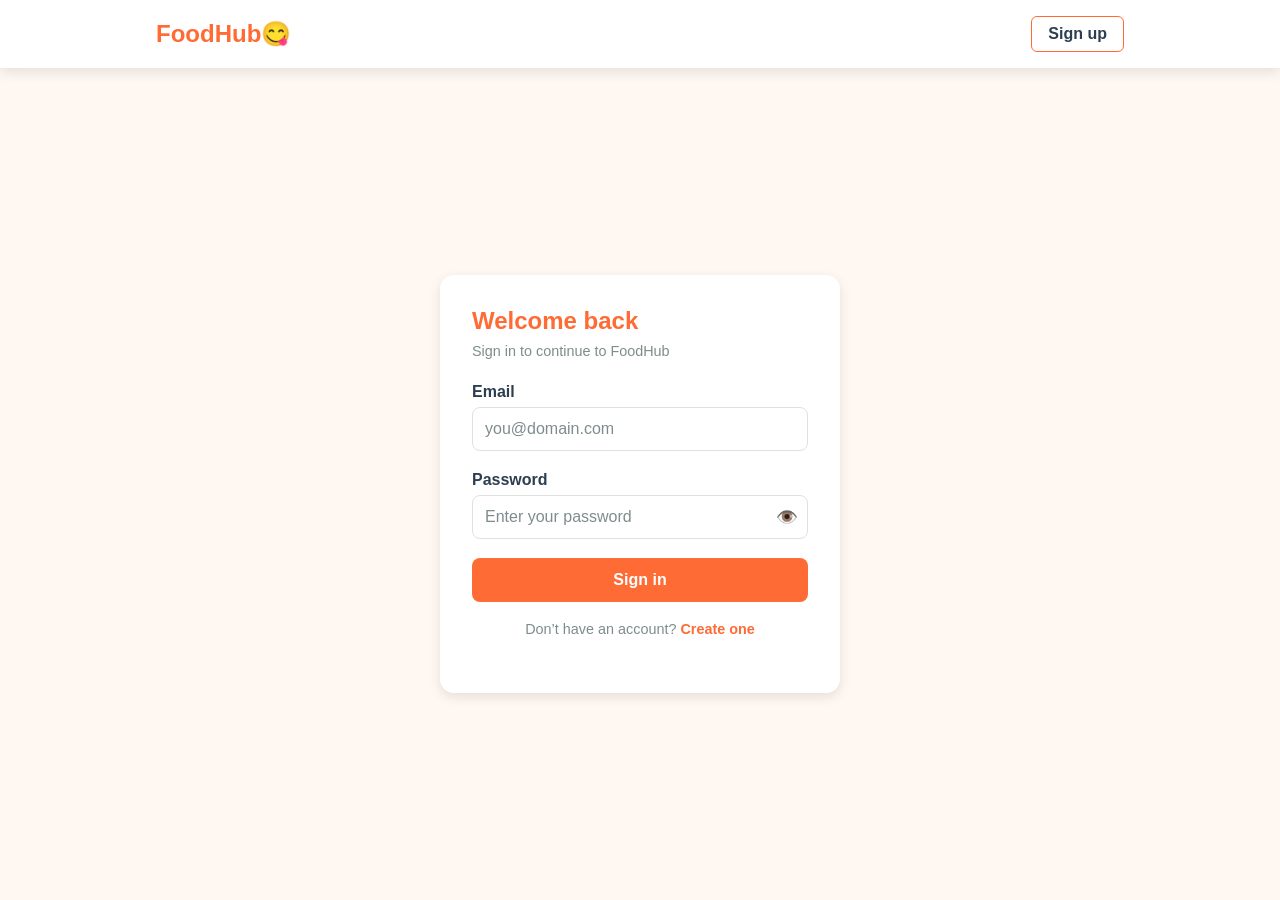
<file: login.html>
<!doctype html>
<html lang="en">
<head>
  <meta charset="utf-8">
  <meta name="viewport" content="width=device-width,initial-scale=1">
  <title>FoodHub😋 — Login</title>
  <link rel="stylesheet" href="styles.css">
</head>
<body>
  <nav class="navbar">
    <div class="container nav-inner">
      <a class="logo" href="login.html">FoodHub😋</a>
      <div class="nav-links">
        <a href="signup.html" class="btn btn-ghost">Sign up</a>
      </div>
    </div>
  </nav>

  <main class="auth-page">
    <div class="auth-card">
      <h2>Welcome back</h2>
      <p class="muted">Sign in to continue to FoodHub</p>

      <form id="loginForm" novalidate>
        <div class="field">
          <label for="loginEmail">Email</label>
          <input id="loginEmail" name="email" type="email" placeholder="you@domain.com" required>
          <small class="error" data-for="loginEmail"></small>
        </div>

        <div class="field">
          <label for="loginPassword">Password</label>
          <div class="password-wrap">
            <input id="loginPassword" name="password" type="password" placeholder="Enter your password" required>
            <button type="button" class="toggle-pw" aria-label="Show password">👁️</button>
          </div>
          <small class="error" data-for="loginPassword"></small>
        </div>

        <div class="field actions">
          <button id="loginBtn" class="btn btn-primary" type="submit">Sign in</button>
        </div>

        <p class="muted center">
          Don’t have an account?
          <a href="signup.html">Create one</a>
        </p>
      </form>
    </div>
  </main>

  <script src="script.js"></script>
</body>
</html>
</file>
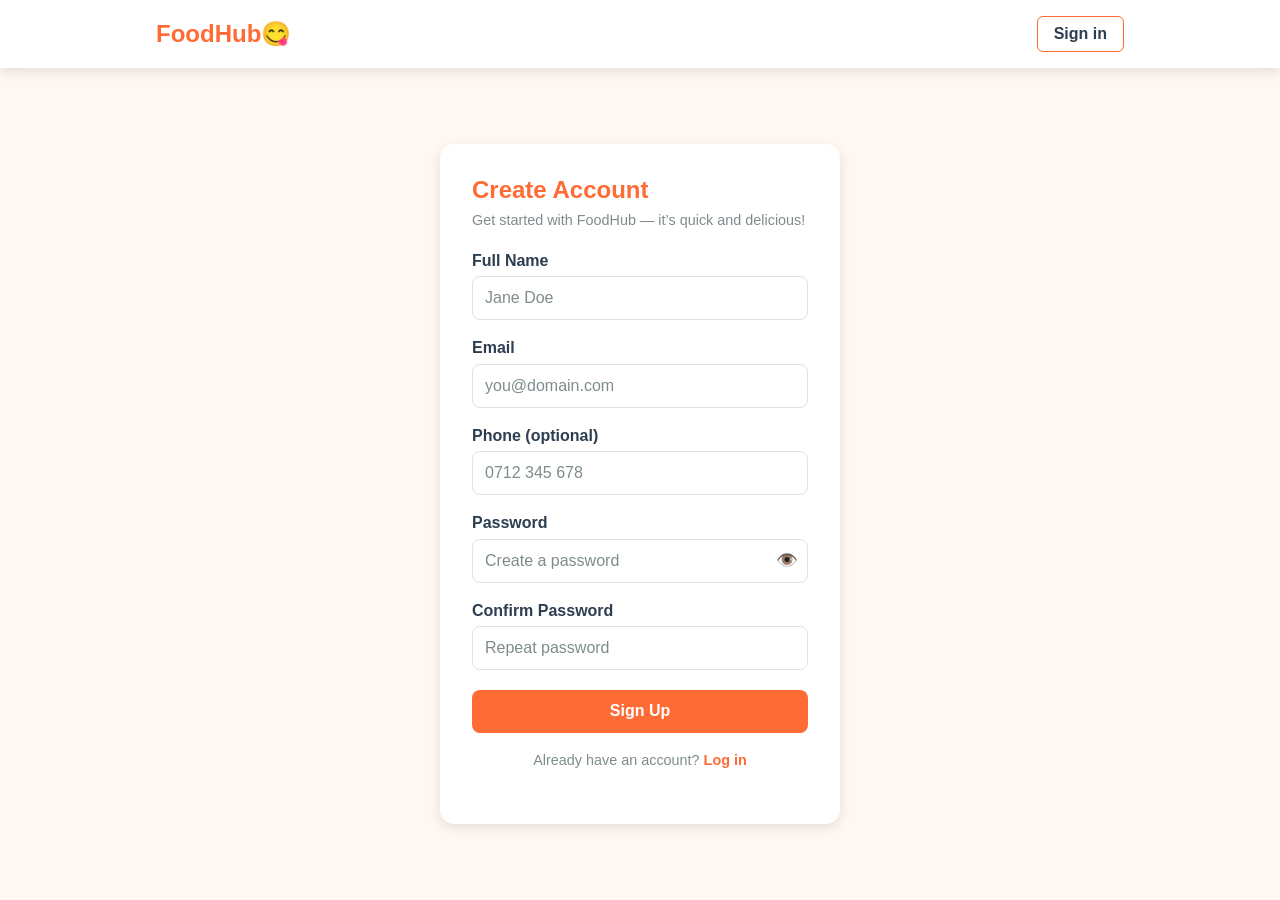
<file: signup.html>
<!doctype html>
<html lang="en">
<head>
  <meta charset="utf-8">
  <meta name="viewport" content="width=device-width,initial-scale=1">
  <title>FoodHub😋 — Sign Up</title>
  <link rel="stylesheet" href="styles.css">
</head>
<body>
  <nav class="navbar">
    <div class="container nav-inner">
      <a class="logo" href="login.html">FoodHub😋</a>
      <div class="nav-links">
        <a href="login.html" class="btn btn-ghost">Sign in</a>
      </div>
    </div>
  </nav>

  <main class="auth-page">
    <div class="auth-card">
      <h2>Create Account</h2>
      <p class="muted">Get started with FoodHub — it’s quick and delicious!</p>

      <form id="signupForm" novalidate>
        <div class="field">
          <label for="fullName">Full Name</label>
          <input id="fullName" name="fullname" type="text" placeholder="Jane Doe" required>
          <small class="error" data-for="fullName"></small>
        </div>

        <div class="field">
          <label for="signupEmail">Email</label>
          <input id="signupEmail" name="email" type="email" placeholder="you@domain.com" required>
          <small class="error" data-for="signupEmail"></small>
        </div>

        <div class="field">
          <label for="phone">Phone (optional)</label>
          <input id="phone" name="phone" type="tel" placeholder="0712 345 678">
          <small class="error" data-for="phone"></small>
        </div>

        <div class="field">
          <label for="signupPassword">Password</label>
          <div class="password-wrap">
            <input id="signupPassword" name="password" type="password" placeholder="Create a password" required>
            <button type="button" class="toggle-pw" aria-label="Show password">👁️</button>
          </div>
          <small class="error" data-for="signupPassword"></small>
        </div>

        <div class="field">
          <label for="confirmPassword">Confirm Password</label>
          <input id="confirmPassword" name="confirm" type="password" placeholder="Repeat password" required>
          <small class="error" data-for="confirmPassword"></small>
        </div>

        <div class="field actions">
          <button id="signupBtn" class="btn btn-primary" type="submit">Sign Up</button>
        </div>

        <p class="muted center">
          Already have an account?
          <a href="login.html">Log in</a>
        </p>
      </form>
    </div>
  </main>

  <script src="script.js"></script>
</body>
</html>
</file>
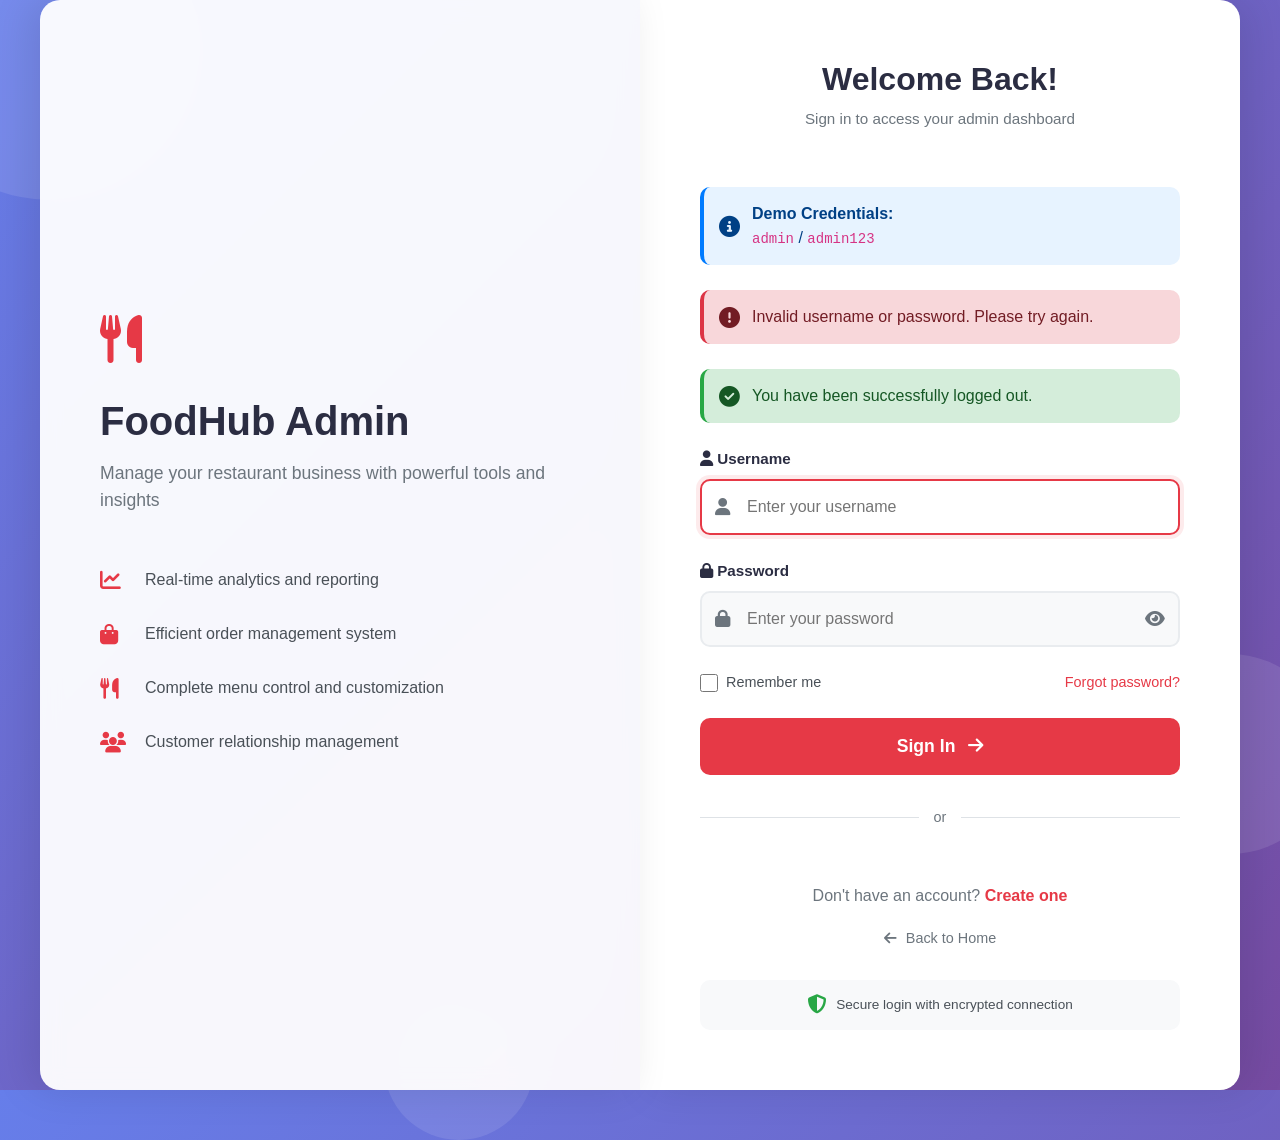
<file: food-system/target/classes/templates/login.html>
<!doctype html>
<html lang="en" xmlns:th="http://www.thymeleaf.org">
<head>
  <meta charset="utf-8">
  <meta name="viewport" content="width=device-width,initial-scale=1">
  <title>FoodHub — Admin Login</title>
  <link href="https://cdn.jsdelivr.net/npm/bootstrap@5.3.2/dist/css/bootstrap.min.css" rel="stylesheet">
  <link href="https://cdnjs.cloudflare.com/ajax/libs/font-awesome/6.4.0/css/all.min.css" rel="stylesheet">
  <style>
    :root {
      --primary-red: #e63946;
      --primary-dark: #2b2d42;
      --gradient-start: #667eea;
      --gradient-end: #764ba2;
    }

    * {
      margin: 0;
      padding: 0;
      box-sizing: border-box;
    }

    body {
      font-family: 'Segoe UI', Tahoma, Geneva, Verdana, sans-serif;
      min-height: 100vh;
      display: flex;
      background: linear-gradient(135deg, var(--gradient-start) 0%, var(--gradient-end) 100%);
      position: relative;
      overflow: hidden;
    }

    /* Animated background shapes */
    .bg-shape {
      position: absolute;
      border-radius: 50%;
      background: rgba(255, 255, 255, 0.1);
      animation: float 20s infinite ease-in-out;
    }

    .shape1 {
      width: 300px;
      height: 300px;
      top: -100px;
      left: -100px;
      animation-delay: 0s;
    }

    .shape2 {
      width: 200px;
      height: 200px;
      top: 60%;
      right: -50px;
      animation-delay: 5s;
    }

    .shape3 {
      width: 150px;
      height: 150px;
      bottom: -50px;
      left: 30%;
      animation-delay: 10s;
    }

    @keyframes float {
      0%, 100% { transform: translateY(0) rotate(0deg); }
      50% { transform: translateY(-30px) rotate(180deg); }
    }

    .login-container {
      display: flex;
      width: 100%;
      max-width: 1200px;
      margin: auto;
      position: relative;
      z-index: 10;
    }

    /* Left panel - Branding */
    .brand-panel {
      flex: 1;
      background: rgba(255, 255, 255, 0.95);
      backdrop-filter: blur(10px);
      padding: 60px;
      display: flex;
      flex-direction: column;
      justify-content: center;
      border-radius: 20px 0 0 20px;
      box-shadow: -10px 0 40px rgba(0, 0, 0, 0.1);
    }

    .brand-logo {
      font-size: 3rem;
      color: var(--primary-red);
      margin-bottom: 20px;
      animation: slideInLeft 0.8s ease-out;
    }

    .brand-title {
      font-size: 2.5rem;
      font-weight: 700;
      color: var(--primary-dark);
      margin-bottom: 15px;
      animation: slideInLeft 0.8s ease-out 0.1s backwards;
    }

    .brand-subtitle {
      font-size: 1.1rem;
      color: #6c757d;
      margin-bottom: 40px;
      animation: slideInLeft 0.8s ease-out 0.2s backwards;
    }

    .features-list {
      list-style: none;
      padding: 0;
    }

    .features-list li {
      padding: 15px 0;
      display: flex;
      align-items: center;
      font-size: 1rem;
      color: #495057;
      animation: slideInLeft 0.8s ease-out backwards;
    }

    .features-list li:nth-child(1) { animation-delay: 0.3s; }
    .features-list li:nth-child(2) { animation-delay: 0.4s; }
    .features-list li:nth-child(3) { animation-delay: 0.5s; }
    .features-list li:nth-child(4) { animation-delay: 0.6s; }

    .features-list i {
      color: var(--primary-red);
      margin-right: 15px;
      font-size: 1.3rem;
      width: 30px;
    }

    @keyframes slideInLeft {
      from {
        opacity: 0;
        transform: translateX(-30px);
      }
      to {
        opacity: 1;
        transform: translateX(0);
      }
    }

    /* Right panel - Login form */
    .login-panel {
      flex: 1;
      background: white;
      padding: 60px;
      display: flex;
      flex-direction: column;
      justify-content: center;
      border-radius: 0 20px 20px 0;
      box-shadow: 10px 0 40px rgba(0, 0, 0, 0.1);
      animation: slideInRight 0.8s ease-out;
    }

    @keyframes slideInRight {
      from {
        opacity: 0;
        transform: translateX(30px);
      }
      to {
        opacity: 1;
        transform: translateX(0);
      }
    }

    .login-header {
      text-align: center;
      margin-bottom: 40px;
    }

    .login-header h2 {
      font-size: 2rem;
      font-weight: 700;
      color: var(--primary-dark);
      margin-bottom: 10px;
    }

    .login-header p {
      color: #6c757d;
      font-size: 0.95rem;
    }

    .alert-custom {
      padding: 15px;
      border-radius: 10px;
      margin-bottom: 25px;
      display: flex;
      align-items: center;
      animation: slideDown 0.4s ease-out;
    }

    @keyframes slideDown {
      from {
        opacity: 0;
        transform: translateY(-10px);
      }
      to {
        opacity: 1;
        transform: translateY(0);
      }
    }

    .alert-info {
      background: #e7f3ff;
      color: #004085;
      border-left: 4px solid #007bff;
    }

    .alert-danger {
      background: #f8d7da;
      color: #721c24;
      border-left: 4px solid #dc3545;
    }

    .alert-success {
      background: #d4edda;
      color: #155724;
      border-left: 4px solid #28a745;
    }

    .alert-custom i {
      font-size: 1.3rem;
      margin-right: 12px;
    }

    .form-group {
      margin-bottom: 25px;
      position: relative;
    }

    .form-group label {
      display: block;
      margin-bottom: 8px;
      color: var(--primary-dark);
      font-weight: 600;
      font-size: 0.95rem;
    }

    .input-wrapper {
      position: relative;
    }

    .input-icon {
      position: absolute;
      left: 15px;
      top: 50%;
      transform: translateY(-50%);
      color: #6c757d;
      font-size: 1.1rem;
    }

    .form-control-custom {
      width: 100%;
      padding: 14px 15px 14px 45px;
      border: 2px solid #e9ecef;
      border-radius: 10px;
      font-size: 1rem;
      transition: all 0.3s ease;
      background: #f8f9fa;
    }

    .form-control-custom:focus {
      outline: none;
      border-color: var(--primary-red);
      background: white;
      box-shadow: 0 0 0 4px rgba(230, 57, 70, 0.1);
    }

    .password-toggle {
      position: absolute;
      right: 15px;
      top: 50%;
      transform: translateY(-50%);
      background: none;
      border: none;
      color: #6c757d;
      cursor: pointer;
      font-size: 1.1rem;
      transition: color 0.3s;
    }

    .password-toggle:hover {
      color: var(--primary-red);
    }

    .form-options {
      display: flex;
      justify-content: space-between;
      align-items: center;
      margin-bottom: 25px;
    }

    .remember-me {
      display: flex;
      align-items: center;
      font-size: 0.9rem;
      color: #495057;
    }

    .remember-me input {
      margin-right: 8px;
      width: 18px;
      height: 18px;
      cursor: pointer;
    }

    .forgot-link {
      font-size: 0.9rem;
      color: var(--primary-red);
      text-decoration: none;
      transition: color 0.3s;
    }

    .forgot-link:hover {
      color: #c1121f;
      text-decoration: underline;
    }

    .btn-login {
      width: 100%;
      padding: 15px;
      background: var(--primary-red);
      color: white;
      border: none;
      border-radius: 10px;
      font-size: 1.1rem;
      font-weight: 600;
      cursor: pointer;
      transition: all 0.3s ease;
      position: relative;
      overflow: hidden;
    }

    .btn-login:hover {
      background: #c1121f;
      transform: translateY(-2px);
      box-shadow: 0 10px 25px rgba(230, 57, 70, 0.3);
    }

    .btn-login:active {
      transform: translateY(0);
    }

    .btn-login i {
      margin-left: 8px;
      transition: transform 0.3s;
    }

    .btn-login:hover i {
      transform: translateX(5px);
    }

    .divider {
      text-align: center;
      margin: 30px 0;
      position: relative;
    }

    .divider::before {
      content: '';
      position: absolute;
      left: 0;
      top: 50%;
      width: 100%;
      height: 1px;
      background: #dee2e6;
    }

    .divider span {
      position: relative;
      background: white;
      padding: 0 15px;
      color: #6c757d;
      font-size: 0.9rem;
    }

    .signup-link {
      text-align: center;
      margin-top: 25px;
      color: #6c757d;
    }

    .signup-link a {
      color: var(--primary-red);
      text-decoration: none;
      font-weight: 600;
      transition: color 0.3s;
    }

    .signup-link a:hover {
      color: #c1121f;
      text-decoration: underline;
    }

    .back-home {
      display: inline-block;
      margin-top: 20px;
      color: #6c757d;
      text-decoration: none;
      font-size: 0.9rem;
      transition: all 0.3s;
    }

    .back-home:hover {
      color: var(--primary-red);
      transform: translateX(-5px);
    }

    .back-home i {
      margin-right: 5px;
    }

    /* Security badge */
    .security-badge {
      display: flex;
      align-items: center;
      justify-content: center;
      margin-top: 30px;
      padding: 15px;
      background: #f8f9fa;
      border-radius: 10px;
    }

    .security-badge i {
      color: #28a745;
      margin-right: 10px;
      font-size: 1.2rem;
    }

    .security-badge span {
      color: #495057;
      font-size: 0.85rem;
    }

    /* Responsive */
    @media (max-width: 992px) {
      .brand-panel {
        display: none;
      }

      .login-panel {
        border-radius: 20px;
      }

      .login-container {
        max-width: 500px;
        margin: 20px;
      }
    }

    @media (max-width: 576px) {
      .login-panel {
        padding: 30px 20px;
      }

      .brand-title {
        font-size: 2rem;
      }
    }
  </style>
</head>
<body>
<div class="bg-shape shape1"></div>
<div class="bg-shape shape2"></div>
<div class="bg-shape shape3"></div>

<div class="login-container">
  <!-- Left Brand Panel -->
  <div class="brand-panel">
    <div class="brand-logo">
      <i class="fas fa-utensils"></i>
    </div>
    <h1 class="brand-title">FoodHub Admin</h1>
    <p class="brand-subtitle">Manage your restaurant business with powerful tools and insights</p>

    <ul class="features-list">
      <li>
        <i class="fas fa-chart-line"></i>
        <span>Real-time analytics and reporting</span>
      </li>
      <li>
        <i class="fas fa-shopping-bag"></i>
        <span>Efficient order management system</span>
      </li>
      <li>
        <i class="fas fa-utensils"></i>
        <span>Complete menu control and customization</span>
      </li>
      <li>
        <i class="fas fa-users"></i>
        <span>Customer relationship management</span>
      </li>
    </ul>
  </div>

  <!-- Right Login Panel -->
  <div class="login-panel">
    <div class="login-header">
      <h2>Welcome Back!</h2>
      <p>Sign in to access your admin dashboard</p>
    </div>

    <!-- Admin Credentials Info -->
    <div class="alert-custom alert-info">
      <i class="fas fa-info-circle"></i>
      <div>
        <strong>Demo Credentials:</strong><br>
        <code>admin</code> / <code>admin123</code>
      </div>
    </div>

    <!-- Error Message (if any) -->
    <div th:if="${param.error}" class="alert-custom alert-danger">
      <i class="fas fa-exclamation-circle"></i>
      <span>Invalid username or password. Please try again.</span>
    </div>

    <!-- Logout Success Message -->
    <div th:if="${param.logout}" class="alert-custom alert-success">
      <i class="fas fa-check-circle"></i>
      <span>You have been successfully logged out.</span>
    </div>

    <!-- Login Form -->
    <form th:action="@{/login}" method="post" novalidate>
      <div class="form-group">
        <label for="username">
          <i class="fas fa-user"></i> Username
        </label>
        <div class="input-wrapper">
          <i class="input-icon fas fa-user"></i>
          <input
                  type="text"
                  id="username"
                  name="username"
                  class="form-control-custom"
                  placeholder="Enter your username"
                  required
                  autofocus
          >
        </div>
      </div>

      <div class="form-group">
        <label for="password">
          <i class="fas fa-lock"></i> Password
        </label>
        <div class="input-wrapper">
          <i class="input-icon fas fa-lock"></i>
          <input
                  type="password"
                  id="password"
                  name="password"
                  class="form-control-custom"
                  placeholder="Enter your password"
                  required
          >
          <button type="button" class="password-toggle" onclick="togglePassword()">
            <i class="fas fa-eye" id="toggleIcon"></i>
          </button>
        </div>
      </div>

      <div class="form-options">
        <label class="remember-me">
          <input type="checkbox" name="remember">
          <span>Remember me</span>
        </label>
        <a href="#" class="forgot-link">Forgot password?</a>
      </div>

      <button type="submit" class="btn-login">
        Sign In
        <i class="fas fa-arrow-right"></i>
      </button>
    </form>

    <div class="divider">
      <span>or</span>
    </div>

    <div class="signup-link">
      Don't have an account? <a href="/signup">Create one</a>
    </div>

    <div class="text-center">
      <a href="/" class="back-home">
        <i class="fas fa-arrow-left"></i> Back to Home
      </a>
    </div>

    <div class="security-badge">
      <i class="fas fa-shield-alt"></i>
      <span>Secure login with encrypted connection</span>
    </div>
  </div>
</div>

<script>
  function togglePassword() {
    const passwordInput = document.getElementById('password');
    const toggleIcon = document.getElementById('toggleIcon');

    if (passwordInput.type === 'password') {
      passwordInput.type = 'text';
      toggleIcon.classList.remove('fa-eye');
      toggleIcon.classList.add('fa-eye-slash');
    } else {
      passwordInput.type = 'password';
      toggleIcon.classList.remove('fa-eye-slash');
      toggleIcon.classList.add('fa-eye');
    }
  }

  // Add ripple effect to button
  document.querySelector('.btn-login').addEventListener('click', function(e) {
    const ripple = document.createElement('span');
    ripple.style.position = 'absolute';
    ripple.style.borderRadius = '50%';
    ripple.style.background = 'rgba(255, 255, 255, 0.6)';
    ripple.style.width = ripple.style.height = '100px';
    ripple.style.left = e.clientX - this.offsetLeft - 50 + 'px';
    ripple.style.top = e.clientY - this.offsetTop - 50 + 'px';
    ripple.style.animation = 'ripple 0.6s ease-out';
    this.appendChild(ripple);

    setTimeout(() => ripple.remove(), 600);
  });

  // Add CSS for ripple animation
  const style = document.createElement('style');
  style.textContent = `
      @keyframes ripple {
        from {
          transform: scale(0);
          opacity: 1;
        }
        to {
          transform: scale(2);
          opacity: 0;
        }
      }
    `;
  document.head.appendChild(style);
</script>

<script src="https://cdn.jsdelivr.net/npm/bootstrap@5.3.2/dist/js/bootstrap.bundle.min.js"></script>
</body>
</html>
</file>
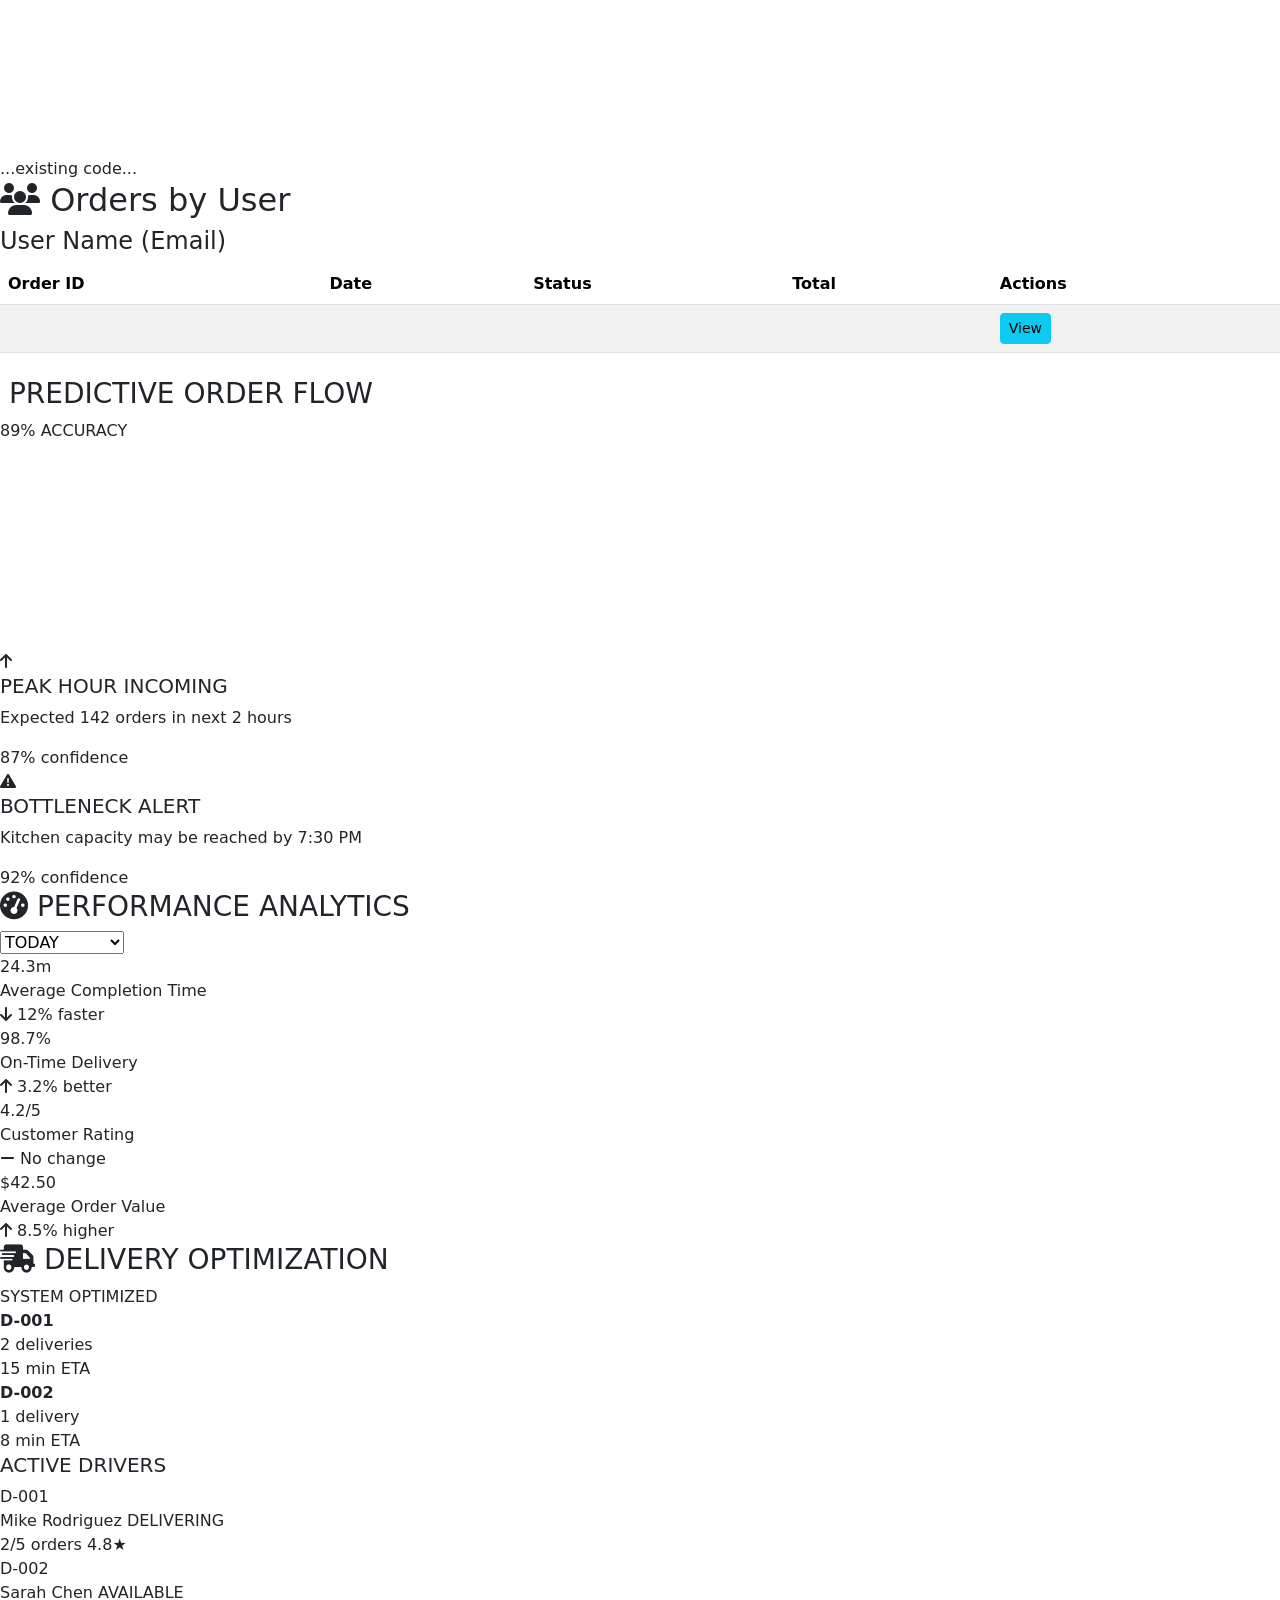
<file: food-system/target/classes/templates/orders.html>
<!DOCTYPE html>
<html lang="en" xmlns:th="http://www.thymeleaf.org">
<head>
    <meta charset="UTF-8">
    <meta name="viewport" content="width=device-width, initial-scale=1.0">
    <title>ORDER FLOW MATRIX | Food System Pro</title>
    <link href="https://cdn.jsdelivr.net/npm/bootstrap@5.3.2/dist/css/bootstrap.min.css" rel="stylesheet">
    <link href="https://cdnjs.cloudflare.com/ajax/libs/font-awesome/6.4.0/css/all.min.css" rel="stylesheet">
    <link href="https://fonts.googleapis.com/css2?family=Orbitron:wght@400;700;900&family=Exo+2:wght@300;400;600&display=swap" rel="stylesheet">
    <link th:href="@{/css/cyber-admin.css}" rel="stylesheet">
</head>
<body class="cyber-theme">
    <canvas id="cyberBackground" class="cyber-bg"></canvas>
    <nav class="cyber-nav">
        ...existing code...
    </nav>
    <div class="command-center">
        <!-- Orders grouped by user -->
        <div class="cyber-card">
            <h2><i class="fas fa-users"></i> Orders by User</h2>
            <div th:each="entry : ${ordersByUser}">
                <div class="user-orders-section mb-4">
                    <h4 th:text="${entry.key.name} + ' (' + ${entry.key.email} + ')'">User Name (Email)</h4>
                    <table class="table table-striped table-hover">
                        <thead>
                            <tr>
                                <th>Order ID</th>
                                <th>Date</th>
                                <th>Status</th>
                                <th>Total</th>
                                <th>Actions</th>
                            </tr>
                        </thead>
                        <tbody>
                            <tr th:each="order : ${entry.value}" th:data-order-id="${order.id}" th:onclick="|showOrderDetails(${order.id})|" style="cursor:pointer;">
                                <td th:text="${order.id}"></td>
                                <td th:text="${#dates.format(order.date, 'yyyy-MM-dd HH:mm')}"></td>
                                <td th:text="${order.status}"></td>
                                <td th:text="${order.total}"></td>
                                <td>
                                    <button class="btn btn-info btn-sm" th:onclick="|showOrderDetails(${order.id});event.stopPropagation();|">View</button>
                                </td>
                            </tr>
                        </tbody>
                    </table>
                </div>
            </div>
        </div>
        <!-- ...existing analytics, metrics, and driver optimization cards... -->

        <!-- PREDICTIVE ANALYTICS -->
        <div class="cyber-card predictive-analytics">
            <div class="card-header">
                <h3><i class="fas fa-crystal-ball"></i> PREDICTIVE ORDER FLOW</h3>
                <div class="prediction-accuracy">
                    <span>89% ACCURACY</span>
                </div>
            </div>
            <div class="predictive-content">
                <div class="prediction-chart">
                    <canvas id="orderPredictionChart" width="400" height="200"></canvas>
                </div>
                <div class="prediction-insights">
                    <div class="insight-item">
                        <div class="insight-icon">
                            <i class="fas fa-arrow-up"></i>
                        </div>
                        <div class="insight-content">
                            <h5>PEAK HOUR INCOMING</h5>
                            <p>Expected 142 orders in next 2 hours</p>
                            <span class="insight-confidence">87% confidence</span>
                        </div>
                    </div>
                    <div class="insight-item">
                        <div class="insight-icon">
                            <i class="fas fa-exclamation-triangle"></i>
                        </div>
                        <div class="insight-content">
                            <h5>BOTTLENECK ALERT</h5>
                            <p>Kitchen capacity may be reached by 7:30 PM</p>
                            <span class="insight-confidence">92% confidence</span>
                        </div>
                    </div>
                </div>
            </div>
        </div>

        <!-- ORDER PERFORMANCE METRICS -->
        <div class="cyber-card performance-metrics">
            <div class="card-header">
                <h3><i class="fas fa-tachometer-alt"></i> PERFORMANCE ANALYTICS</h3>
                <div class="time-selector">
                    <select class="cyber-select" id="performanceTimeframe">
                        <option value="today">TODAY</option>
                        <option value="week">THIS WEEK</option>
                        <option value="month">THIS MONTH</option>
                    </select>
                </div>
            </div>
            <div class="metrics-grid">
                <div class="metric-card">
                    <div class="metric-value">24.3<span>m</span></div>
                    <div class="metric-label">Average Completion Time</div>
                    <div class="metric-trend positive">
                        <i class="fas fa-arrow-down"></i> 12% faster
                    </div>
                </div>
                <div class="metric-card">
                    <div class="metric-value">98.7<span>%</span></div>
                    <div class="metric-label">On-Time Delivery</div>
                    <div class="metric-trend positive">
                        <i class="fas fa-arrow-up"></i> 3.2% better
                    </div>
                </div>
                <div class="metric-card">
                    <div class="metric-value">4.2<span>/5</span></div>
                    <div class="metric-label">Customer Rating</div>
                    <div class="metric-trend neutral">
                        <i class="fas fa-minus"></i> No change
                    </div>
                </div>
                <div class="metric-card">
                    <div class="metric-value">$42.50</div>
                    <div class="metric-label">Average Order Value</div>
                    <div class="metric-trend positive">
                        <i class="fas fa-arrow-up"></i> 8.5% higher
                    </div>
                </div>
            </div>
        </div>

        <!-- DRIVER OPTIMIZATION -->
        <div class="cyber-card driver-optimization">
            <div class="card-header">
                <h3><i class="fas fa-shipping-fast"></i> DELIVERY OPTIMIZATION</h3>
                <div class="optimization-status">
                    <span class="status-dot optimized"></span>
                    <span>SYSTEM OPTIMIZED</span>
                </div>
            </div>
            <div class="optimization-content">
                <div class="driver-map">
                    <div class="map-container" id="deliveryMap">
                        <!-- Delivery map visualization -->
                        <div class="driver-node" style="top: 30%; left: 25%;" data-driver="D-001">
                            <div class="node-pulse"></div>
                            <div class="node-info">
                                <strong>D-001</strong><br>
                                2 deliveries<br>
                                15 min ETA
                            </div>
                        </div>
                        <div class="driver-node" style="top: 60%; left: 70%;" data-driver="D-002">
                            <div class="node-pulse"></div>
                            <div class="node-info">
                                <strong>D-002</strong><br>
                                1 delivery<br>
                                8 min ETA
                            </div>
                        </div>
                    </div>
                </div>
                <div class="driver-stats">
                    <div class="driver-list">
                        <h5>ACTIVE DRIVERS</h5>
                        <div class="driver-item">
                            <div class="driver-avatar">D-001</div>
                            <div class="driver-info">
                                <span class="driver-name">Mike Rodriguez</span>
                                <span class="driver-status delivering">DELIVERING</span>
                            </div>
                            <div class="driver-metrics">
                                <span class="metric">2/5 orders</span>
                                <span class="rating">4.8★</span>
                            </div>
                        </div>
                        <div class="driver-item">
                            <div class="driver-avatar">D-002</div>
                            <div class="driver-info">
                                <span class="driver-name">Sarah Chen</span>
                                <span class="driver-status available">AVAILABLE</span>
                            </div>
                            <div class="driver-metrics">
                                <span class="metric">1/5 orders</span>
                                <span class="rating">4.9★</span>
                            </div>
                        </div>
                    </div>
                </div>
            </div>
        </div>
    </div>

    <!-- ORDER DETAILS MODAL -->
    <div class="modal cyber-modal fade" id="orderDetailsModal" tabindex="-1">
        <div class="modal-dialog modal-lg">
            <div class="modal-content">
                <div class="modal-header">
                    <h4 class="modal-title"><i class="fas fa-file-invoice"></i> ORDER DETAILS</h4>
                    <button type="button" class="btn-close" data-bs-dismiss="modal"></button>
                </div>
                <div class="modal-body">
                    <div class="order-details-content" id="orderDetailsContent">
                        <!-- Order details will be loaded here -->
                    </div>
                </div>
            </div>
        </div>
    </div>

    <script th:src="@{/js/cyber-dashboard.js}"></script>
    <script th:src="@{/js/real-time-updates.js}"></script>
    <script th:src="@{/js/order-flow.js}"></script>
    <script>
        document.addEventListener('DOMContentLoaded', function() {
            initOrderFlow();
            startOrderStream();
            loadOrderPredictions();
        });

        function showOrderDetails(orderId) {
            fetch(`/admin/orders/${orderId}/details`)
                .then(response => response.json())
                .then(data => {
                    let html = `<div><strong>Order ID:</strong> ${data.id}</div>`;
                    html += `<div><strong>Date:</strong> ${data.date}</div>`;
                    html += `<div><strong>Status:</strong> ${data.status}</div>`;
                    html += `<div><strong>Total:</strong> $${data.total}</div>`;
                    if (data.user) {
                        html += `<div><strong>User:</strong> ${data.user.name} (${data.user.email})</div>`;
                    }
                    if (data.items && data.items.length > 0) {
                        html += `<div><strong>Items:</strong><ul>`;
                        data.items.forEach(item => {
                            html += `<li>${item.name} x${item.quantity} - $${item.price}</li>`;
                        });
                        html += `</ul></div>`;
                    }
                    document.getElementById('orderDetailsContent').innerHTML = html;
                    var modal = new bootstrap.Modal(document.getElementById('orderDetailsModal'));
                    modal.show();
                })
                .catch(() => {
                    document.getElementById('orderDetailsContent').innerHTML = '<div class="text-danger">Failed to load order details.</div>';
                    var modal = new bootstrap.Modal(document.getElementById('orderDetailsModal'));
                    modal.show();
                });
        }
    </script>
</body>
</html>
</file>
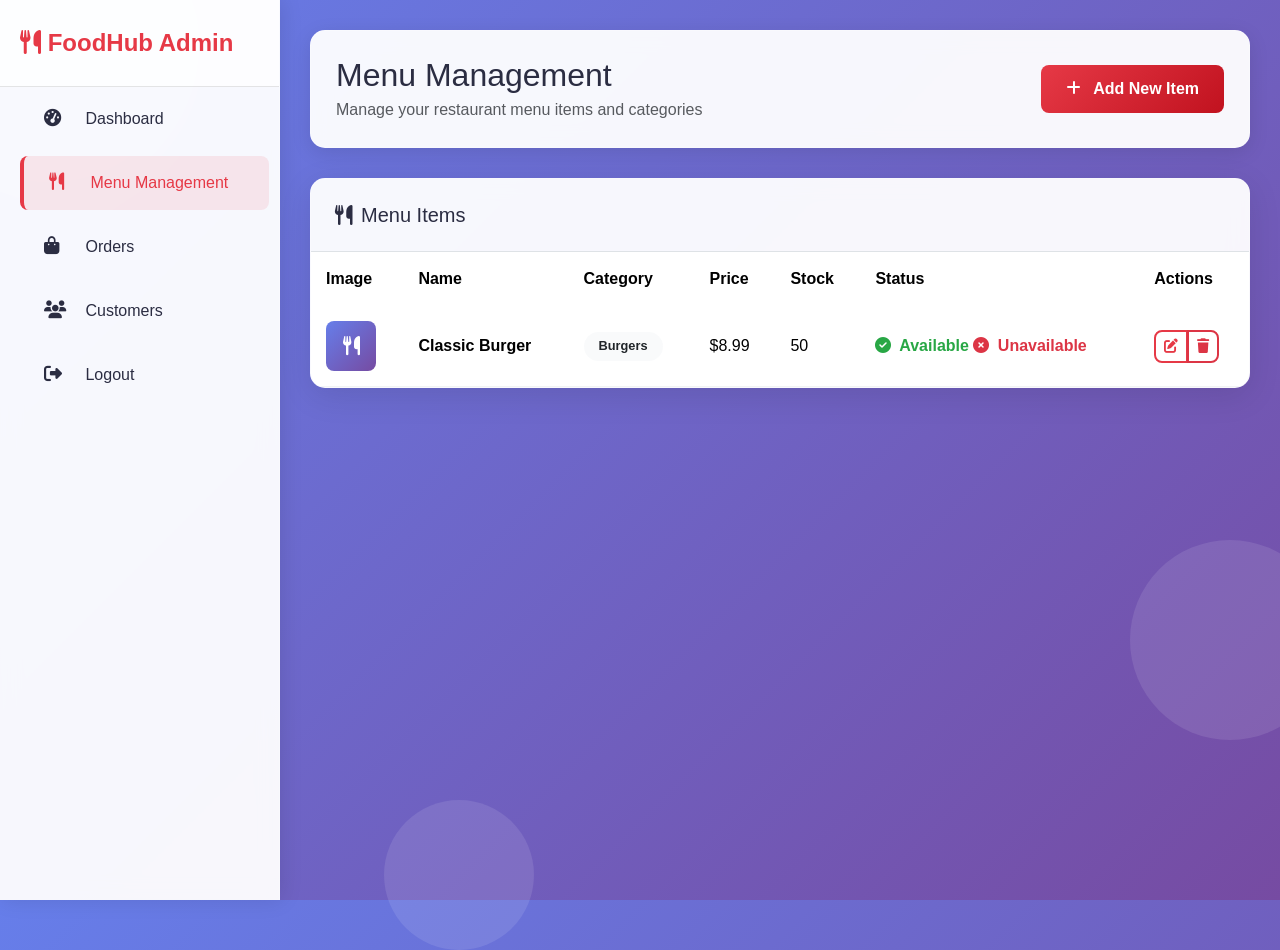
<file: food-system/target/classes/templates/admin/menu-management.html>
<!DOCTYPE html>
<html lang="en" xmlns:th="http://www.thymeleaf.org">
<head>
    <meta charset="UTF-8">
    <meta name="viewport" content="width=device-width, initial-scale=1.0">
    <title>Menu Management - FoodHub</title>
    <link href="https://cdn.jsdelivr.net/npm/bootstrap@5.3.2/dist/css/bootstrap.min.css" rel="stylesheet">
    <link href="https://cdnjs.cloudflare.com/ajax/libs/font-awesome/6.4.0/css/all.min.css" rel="stylesheet">
    <style>
        :root {
            --primary-red: #e63946;
            --primary-dark: #2b2d42;
            --gradient-start: #667eea;
            --gradient-end: #764ba2;
        }

        * {
            margin: 0;
            padding: 0;
            box-sizing: border-box;
        }

        body {
            font-family: 'Segoe UI', Tahoma, Geneva, Verdana, sans-serif;
            background: linear-gradient(135deg, var(--gradient-start) 0%, var(--gradient-end) 100%);
            min-height: 100vh;
            position: relative;
            overflow-x: hidden;
        }

        .bg-shape {
            position: absolute;
            border-radius: 50%;
            background: rgba(255, 255, 255, 0.1);
            animation: float 20s infinite ease-in-out;
            z-index: 0;
        }

        .shape1 {
            width: 300px;
            height: 300px;
            top: -100px;
            left: -100px;
            animation-delay: 0s;
        }

        .shape2 {
            width: 200px;
            height: 200px;
            top: 60%;
            right: -50px;
            animation-delay: 5s;
        }

        .shape3 {
            width: 150px;
            height: 150px;
            bottom: -50px;
            left: 30%;
            animation-delay: 10s;
        }

        @keyframes float {
            0%, 100% { transform: translateY(0) rotate(0deg); }
            50% { transform: translateY(-30px) rotate(180deg); }
        }

        .sidebar {
            background: rgba(255, 255, 255, 0.95);
            backdrop-filter: blur(10px);
            min-height: 100vh;
            box-shadow: 2px 0 20px rgba(0,0,0,0.1);
            position: fixed;
            width: 280px;
            z-index: 1000;
            border-right: 1px solid rgba(255, 255, 255, 0.2);
        }

        .sidebar .logo {
            padding: 25px 20px;
            border-bottom: 1px solid rgba(0,0,0,0.1);
            font-weight: bold;
            color: var(--primary-red);
            font-size: 1.5rem;
            background: rgba(255, 255, 255, 0.8);
        }

        .sidebar .nav-link {
            padding: 15px 25px;
            color: var(--primary-dark);
            border-left: 4px solid transparent;
            transition: all 0.3s ease;
            margin: 5px 15px;
            border-radius: 8px;
            font-weight: 500;
        }

        .sidebar .nav-link:hover, .sidebar .nav-link.active {
            background: rgba(230, 57, 70, 0.1);
            color: var(--primary-red);
            border-left-color: var(--primary-red);
            transform: translateX(5px);
        }

        .sidebar .nav-link i {
            width: 25px;
            margin-right: 12px;
            font-size: 1.1rem;
        }

        .main-content {
            margin-left: 280px;
            padding: 30px;
            position: relative;
            z-index: 1;
            min-height: 100vh;
        }

        .page-header {
            background: rgba(255, 255, 255, 0.95);
            backdrop-filter: blur(10px);
            border-radius: 15px;
            padding: 25px;
            margin-bottom: 30px;
            box-shadow: 0 5px 20px rgba(0,0,0,0.1);
            border: 1px solid rgba(255, 255, 255, 0.2);
        }

        .table-card {
            background: rgba(255, 255, 255, 0.95);
            border-radius: 15px;
            box-shadow: 0 8px 32px rgba(0,0,0,0.1);
            overflow: hidden;
            backdrop-filter: blur(10px);
            border: 1px solid rgba(255, 255, 255, 0.2);
        }

        .table thead {
            background: linear-gradient(135deg, var(--primary-dark), #1a1b2d);
            color: white;
        }

        .table thead th {
            border: none;
            padding: 15px;
            font-weight: 600;
        }

        .table tbody td {
            padding: 15px;
            vertical-align: middle;
            border-color: #f1f3f4;
        }

        .btn-primary {
            background: linear-gradient(135deg, var(--primary-red), #c1121f);
            border: none;
            border-radius: 8px;
            padding: 12px 25px;
            font-weight: 600;
            transition: all 0.3s ease;
        }

        .btn-primary:hover {
            background: linear-gradient(135deg, #c1121f, #a4161a);
            transform: translateY(-2px);
            box-shadow: 0 5px 15px rgba(230, 57, 70, 0.3);
        }

        .btn-outline-primary {
            border: 2px solid var(--primary-red);
            color: var(--primary-red);
            border-radius: 8px;
            font-weight: 600;
            transition: all 0.3s ease;
        }

        .btn-outline-primary:hover {
            background: var(--primary-red);
            color: white;
            transform: translateY(-2px);
        }

        .btn-outline-danger {
            border: 2px solid #dc3545;
            color: #dc3545;
            border-radius: 8px;
            font-weight: 600;
            transition: all 0.3s ease;
        }

        .btn-outline-danger:hover {
            background: #dc3545;
            color: white;
            transform: translateY(-2px);
        }

        .status-available {
            color: #28a745;
            font-weight: 600;
        }
        .status-unavailable {
            color: #dc3545;
            font-weight: 600;
        }

        .badge {
            padding: 8px 15px;
            border-radius: 20px;
            font-weight: 600;
            font-size: 0.8rem;
        }

        .badge.bg-light {
            background: rgba(248, 249, 250, 0.8) !important;
            backdrop-filter: blur(10px);
        }

        .modal-content {
            border-radius: 15px;
            border: none;
            box-shadow: 0 20px 60px rgba(0,0,0,0.2);
        }

        .modal-header {
            background: linear-gradient(135deg, var(--primary-dark), #1a1b2d);
            color: white;
            border-radius: 15px 15px 0 0;
            border: none;
            padding: 20px 25px;
        }

        .modal-header .btn-close {
            filter: invert(1);
        }

        .form-control, .form-select {
            border-radius: 8px;
            border: 2px solid #e9ecef;
            padding: 12px 15px;
            transition: all 0.3s ease;
        }

        .form-control:focus, .form-select:focus {
            border-color: var(--primary-red);
            box-shadow: 0 0 0 4px rgba(230, 57, 70, 0.1);
        }

        .item-image {
            width: 50px;
            height: 50px;
            background: linear-gradient(135deg, #667eea, #764ba2);
            border-radius: 8px;
            display: flex;
            align-items: center;
            justify-content: center;
            color: white;
            font-size: 1.2rem;
        }

        @media (max-width: 992px) {
            .sidebar {
                width: 80px;
            }

            .sidebar .logo span,
            .sidebar .nav-link span {
                display: none;
            }

            .sidebar .nav-link {
                text-align: center;
                padding: 15px 10px;
            }

            .sidebar .nav-link i {
                margin-right: 0;
                font-size: 1.3rem;
            }

            .main-content {
                margin-left: 80px;
            }
        }

        @media (max-width: 768px) {
            .main-content {
                margin-left: 0;
                padding: 15px;
            }
        }
    </style>
</head>
<body>
<div class="bg-shape shape1"></div>
<div class="bg-shape shape2"></div>
<div class="bg-shape shape3"></div>

<!-- Sidebar -->
<div class="sidebar">
    <div class="logo">
        <i class="fas fa-utensils"></i> FoodHub Admin
    </div>
    <nav class="nav flex-column">
        <a class="nav-link" href="/admin/dashboard">
            <i class="fas fa-tachometer-alt"></i> <span>Dashboard</span>
        </a>
        <a class="nav-link active" href="/admin/menu">
            <i class="fas fa-utensils"></i> <span>Menu Management</span>
        </a>
        <a class="nav-link" href="/admin/orders">
            <i class="fas fa-shopping-bag"></i> <span>Orders</span>
        </a>
        <a class="nav-link" href="/admin/users">
            <i class="fas fa-users"></i> <span>Customers</span>
        </a>
        <a class="nav-link" href="/logout">
            <i class="fas fa-sign-out-alt"></i> <span>Logout</span>
        </a>
    </nav>
</div>

<!-- Main Content -->
<div class="main-content">
    <!-- Header -->
    <div class="page-header">
        <div class="d-flex justify-content-between align-items-center">
            <div>
                <h2 class="mb-1" style="color: var(--primary-dark);">Menu Management</h2>
                <p class="text-muted mb-0">Manage your restaurant menu items and categories</p>
            </div>
            <button class="btn btn-primary" data-bs-toggle="modal" data-bs-target="#addItemModal">
                <i class="fas fa-plus me-2"></i> Add New Item
            </button>
        </div>
    </div>

    <!-- Menu Items Table -->
    <div class="table-card">
        <div class="p-4 border-bottom">
            <h5 class="mb-0" style="color: var(--primary-dark);">
                <i class="fas fa-utensils me-2"></i>Menu Items
            </h5>
        </div>
        <div class="table-responsive">
            <table class="table table-hover mb-0">
                <thead>
                <tr>
                    <th>Image</th>
                    <th>Name</th>
                    <th>Category</th>
                    <th>Price</th>
                    <th>Stock</th>
                    <th>Status</th>
                    <th>Actions</th>
                </tr>
                </thead>
                <tbody>
                <tr th:each="item : ${items}">
                    <td>
                        <div class="item-image">
                            <i class="fas fa-utensils"></i>
                        </div>
                    </td>
                    <td class="fw-bold" th:text="${item.name}">Classic Burger</td>
                    <td>
                        <span class="badge bg-light text-dark" th:text="${item.category.name}">Burgers</span>
                    </td>
                    <td th:text="'$' + ${#numbers.formatDecimal(item.price, 1, 2)}">$8.99</td>
                    <td>
                                <span th:text="${item.quantity}"
                                      th:class="${item.quantity < 10 ? 'text-danger fw-bold' : 'text-dark'}">50</span>
                    </td>
                    <td>
                                <span th:if="${item.available}" class="status-available">
                                    <i class="fas fa-check-circle me-1"></i> Available
                                </span>
                        <span th:unless="${item.available}" class="status-unavailable">
                                    <i class="fas fa-times-circle me-1"></i> Unavailable
                                </span>
                    </td>
                    <td>
                        <div class="btn-group btn-group-sm">
                            <button class="btn btn-outline-primary"
                                    data-bs-toggle="modal"
                                    data-bs-target="#editItemModal"
                                    th:attr="data-id=${item.id},
                                                    data-name=${item.name},
                                                    data-category=${item.category.id},
                                                    data-price=${item.price},
                                                    data-quantity=${item.quantity},
                                                    data-available=${item.available}">
                                <i class="fas fa-edit"></i>
                            </button>
                            <button class="btn btn-outline-danger"
                                    th:attr="data-id=${item.id}">
                                <i class="fas fa-trash"></i>
                            </button>
                        </div>
                    </td>
                </tr>
                </tbody>
            </table>
        </div>
    </div>
</div>

<!-- Add Item Modal -->
<div class="modal fade" id="addItemModal" tabindex="-1">
    <div class="modal-dialog">
        <div class="modal-content">
            <div class="modal-header">
                <h5 class="modal-title">Add Menu Item</h5>
                <button type="button" class="btn-close" data-bs-dismiss="modal"></button>
            </div>
            <div class="modal-body">
                <form th:action="@{/admin/menu/items/add}" method="post" enctype="multipart/form-data">
                    <div class="mb-3">
                        <label class="form-label">Item Name</label>
                        <input type="text" class="form-control" name="name" required>
                    </div>
                    <div class="mb-3">
                        <label class="form-label">Category</label>
                        <select class="form-select" name="category.id" required>
                            <option value="">Select Category</option>
                            <option th:each="cat : ${categories}"
                                    th:value="${cat.id}"
                                    th:text="${cat.name}"></option>
                        </select>
                    </div>
                    <div class="mb-3">
                        <label class="form-label">Price</label>
                        <input type="number" class="form-control" name="price" step="0.01" min="0" required>
                    </div>
                    <div class="mb-3">
                        <label class="form-label">Stock Quantity</label>
                        <input type="number" class="form-control" name="quantity" min="0" required>
                    </div>
                    <div class="mb-3">
                        <label class="form-label">Availability</label>
                        <select class="form-select" name="available">
                            <option value="true">Available</option>
                            <option value="false">Unavailable</option>
                        </select>
                    </div>
                    <div class="mb-3">
                        <label class="form-label">Item Image</label>
                        <input type="file" class="form-control" name="image" accept="image/*">
                    </div>
                    <button type="submit" class="btn btn-primary w-100 py-2">
                        <i class="fas fa-plus me-2"></i>Add Item
                    </button>
                </form>
            </div>
        </div>
    </div>
</div>

<!-- Edit Item Modal -->
<div class="modal fade" id="editItemModal" tabindex="-1">
    <div class="modal-dialog">
        <div class="modal-content">
            <div class="modal-header">
                <h5 class="modal-title">Edit Menu Item</h5>
                <button type="button" class="btn-close" data-bs-dismiss="modal"></button>
            </div>
            <div class="modal-body">
                <form th:action="@{/admin/menu/items/edit}" method="post">
                    <input type="hidden" name="id" id="editItemId">
                    <div class="mb-3">
                        <label class="form-label">Item Name</label>
                        <input type="text" class="form-control" name="name" id="editItemName" required>
                    </div>
                    <div class="mb-3">
                        <label class="form-label">Category</label>
                        <select class="form-select" name="category.id" id="editItemCategory" required>
                            <option th:each="cat : ${categories}"
                                    th:value="${cat.id}"
                                    th:text="${cat.name}"></option>
                        </select>
                    </div>
                    <div class="mb-3">
                        <label class="form-label">Price</label>
                        <input type="number" class="form-control" name="price" id="editItemPrice" step="0.01" min="0" required>
                    </div>
                    <div class="mb-3">
                        <label class="form-label">Stock Quantity</label>
                        <input type="number" class="form-control" name="quantity" id="editItemQuantity" min="0" required>
                    </div>
                    <div class="mb-3">
                        <label class="form-label">Availability</label>
                        <select class="form-select" name="available" id="editItemAvailable">
                            <option value="true">Available</option>
                            <option value="false">Unavailable</option>
                        </select>
                    </div>
                    <button type="submit" class="btn btn-primary w-100 py-2">
                        <i class="fas fa-save me-2"></i>Update Item
                    </button>
                </form>
            </div>
        </div>
    </div>
</div>

<script src="https://cdn.jsdelivr.net/npm/bootstrap@5.3.2/dist/js/bootstrap.bundle.min.js"></script>
<script>
    document.addEventListener('DOMContentLoaded', function() {
        var editModal = document.getElementById('editItemModal');
        editModal.addEventListener('show.bs.modal', function (event) {
            var button = event.relatedTarget;
            document.getElementById('editItemId').value = button.getAttribute('data-id');
            document.getElementById('editItemName').value = button.getAttribute('data-name');
            document.getElementById('editItemCategory').value = button.getAttribute('data-category');
            document.getElementById('editItemPrice').value = button.getAttribute('data-price');
            document.getElementById('editItemQuantity').value = button.getAttribute('data-quantity');
            document.getElementById('editItemAvailable').value = button.getAttribute('data-available');
        });
    });
</script>
</body>
</html>
</file>
<file: styles.css>
/* ========================================
   AUTHENTICATION PAGES - ORANGE THEME
   ======================================== */

:root {
  --primary-color: #FF6B35;
  --secondary-color: #F7931E;
  --accent-color: #004E89;
  --background: #FFF7F2;
  --card-bg: #FFFFFF;
  --text-dark: #2C3E50;
  --text-light: #7F8C8D;
  --border-color: #E0E0E0;
  --shadow: 0 4px 12px rgba(0, 0, 0, 0.1);
  --transition: all 0.3s ease;
}

/* GLOBAL RESET */
* {
  margin: 0;
  padding: 0;
  box-sizing: border-box;
  font-family: 'Segoe UI', Tahoma, Geneva, Verdana, sans-serif;
}

body {
  background-color: var(--background);
  color: var(--text-dark);
  min-height: 100vh;
  display: flex;
  flex-direction: column;
}

/* NAVBAR */
.navbar {
  background-color: var(--card-bg);
  box-shadow: var(--shadow);
  padding: 1rem 0;
}

.nav-inner {
  max-width: 1000px;
  margin: 0 auto;
  padding: 0 1rem;
  display: flex;
  justify-content: space-between;
  align-items: center;
}

.logo {
  text-decoration: none;
  font-size: 1.5rem;
  font-weight: 700;
  color: var(--primary-color);
}

.nav-links a {
  text-decoration: none;
  color: var(--text-dark);
  font-weight: 600;
  padding: 0.5rem 1rem;
  border-radius: 6px;
  transition: var(--transition);
}

.nav-links a:hover {
  background-color: var(--primary-color);
  color: #fff;
}

/* AUTH PAGE LAYOUT */
.auth-page {
  flex: 1;
  display: flex;
  align-items: center;
  justify-content: center;
  padding: 2rem;
}

.auth-card {
  background-color: var(--card-bg);
  border-radius: 14px;
  box-shadow: var(--shadow);
  padding: 2rem;
  width: 100%;
  max-width: 400px;
  animation: fadeIn 0.4s ease;
}

.auth-card h2 {
  margin-bottom: 0.5rem;
  color: var(--primary-color);
}

.auth-card .muted {
  color: var(--text-light);
  font-size: 0.9rem;
  margin-bottom: 1.5rem;
}

/* FORM FIELDS */
.field {
  margin-bottom: 1.2rem;
}

.field label {
  display: block;
  margin-bottom: 0.4rem;
  font-weight: 600;
  color: var(--text-dark);
}

.field input {
  width: 100%;
  padding: 0.75rem;
  border: 1px solid var(--border-color);
  border-radius: 8px;
  font-size: 1rem;
  color: var(--text-dark);
  transition: var(--transition);
}

.field input:focus {
  outline: none;
  border-color: var(--primary-color);
  box-shadow: 0 0 0 3px rgba(255, 107, 53, 0.15);
}

.field input::placeholder {
  color: var(--text-light);
}

/* PASSWORD TOGGLE */
.password-wrap {
  display: flex;
  align-items: center;
}

.password-wrap .toggle-pw {
  background: transparent;
  border: none;
  margin-left: -2rem;
  cursor: pointer;
  font-size: 1.1rem;
  color: var(--text-light);
}

/* ERRORS */
.error {
  font-size: 0.85rem;
  color: #E74C3C;
  margin-top: 0.4rem;
  min-height: 16px;
}

/* BUTTONS */
.btn {
  display: inline-block;
  width: 100%;
  text-align: center;
  padding: 0.8rem;
  border-radius: 8px;
  border: none;
  font-weight: 600;
  cursor: pointer;
  transition: var(--transition);
  font-size: 1rem;
}

.btn-primary {
  background-color: var(--primary-color);
  color: #fff;
}

.btn-primary:hover {
  background-color: #E55A2B;
  transform: translateY(-2px);
  box-shadow: var(--shadow);
}

.btn-ghost {
  background-color: transparent;
  color: var(--primary-color);
  border: 1px solid var(--primary-color);
}

.btn-ghost:hover {
  background-color: var(--primary-color);
  color: #fff;
}

/* LINKS */
.center {
  text-align: center;
  margin-top: 1rem;
}

.center a {
  color: var(--primary-color);
  text-decoration: none;
  font-weight: 600;
}

.center a:hover {
  text-decoration: underline;
}

/* ANIMATION */
@keyframes fadeIn {
  from { opacity: 0; transform: translateY(15px); }
  to { opacity: 1; transform: translateY(0); }
}

/* RESPONSIVE */
@media (max-width: 480px) {
  .auth-card {
    padding: 1.5rem;
  }
  .logo {
    font-size: 1.2rem;
  }
}
</file>
